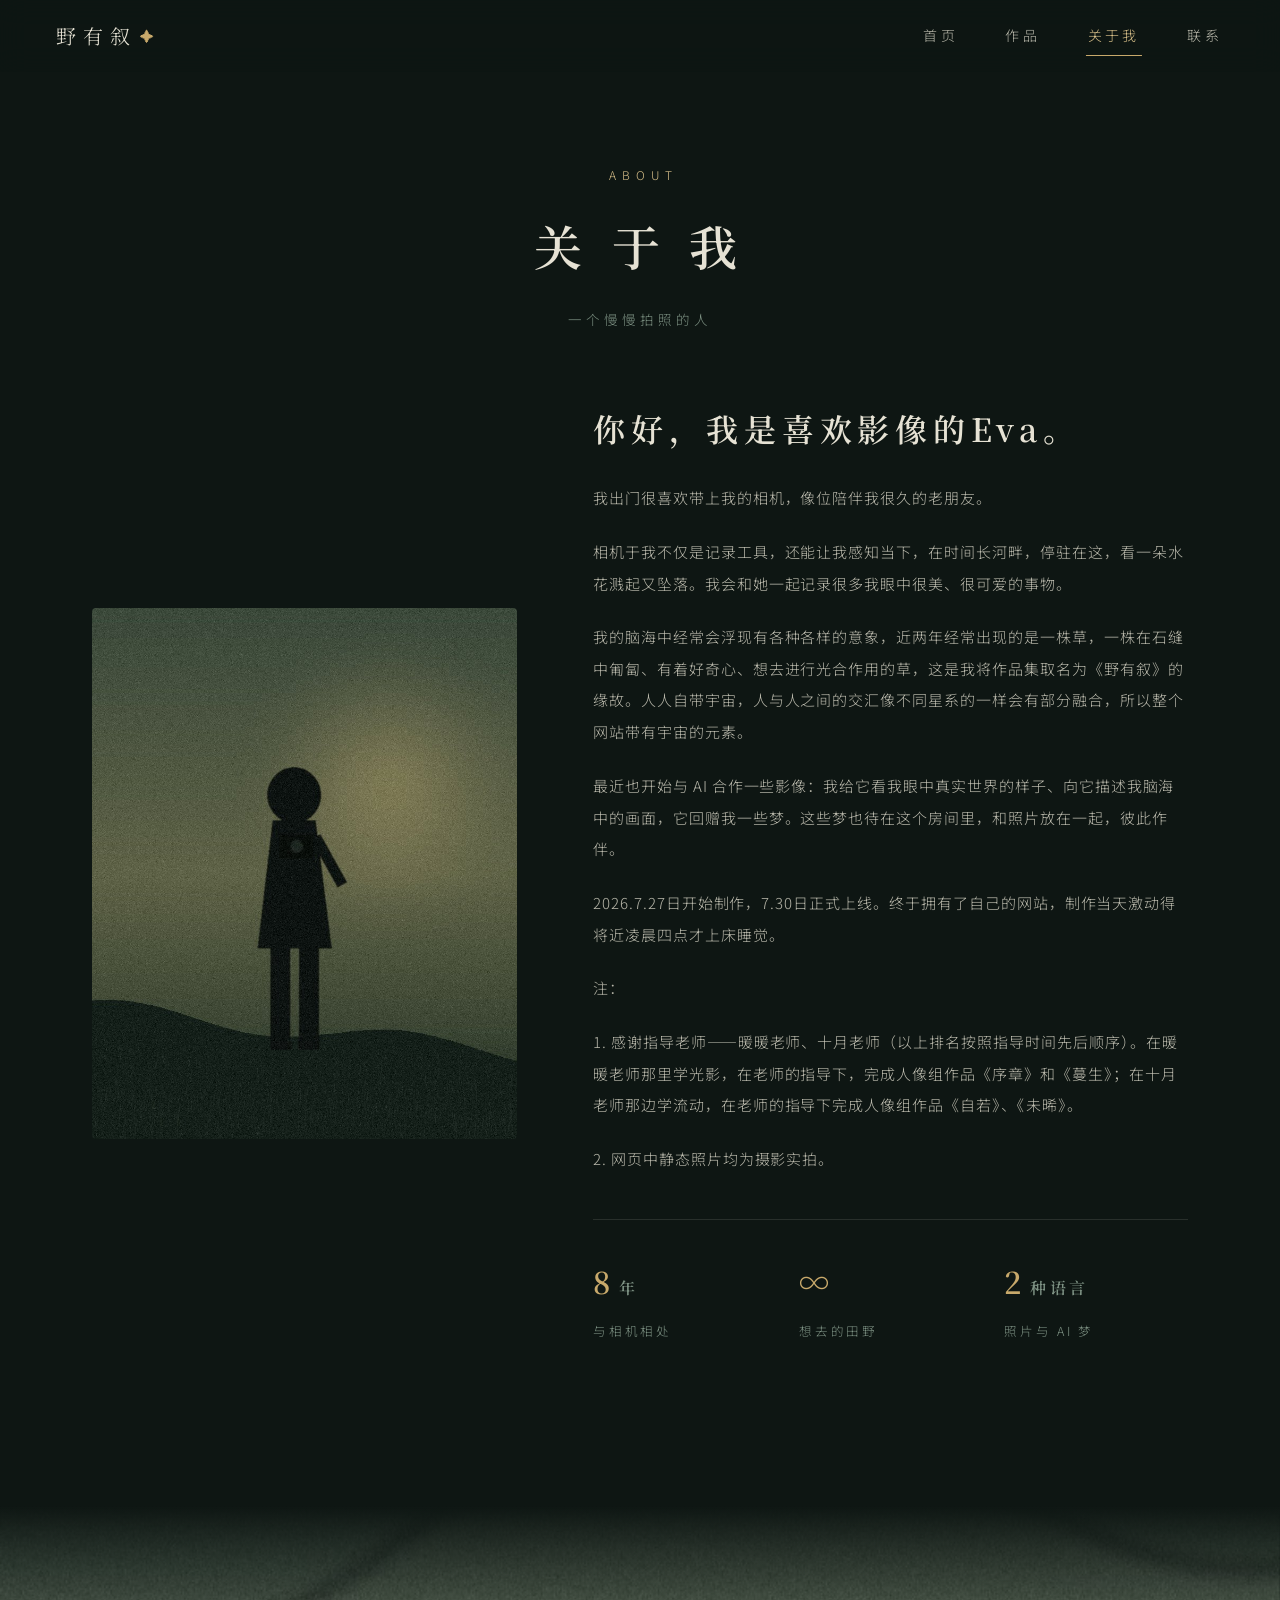
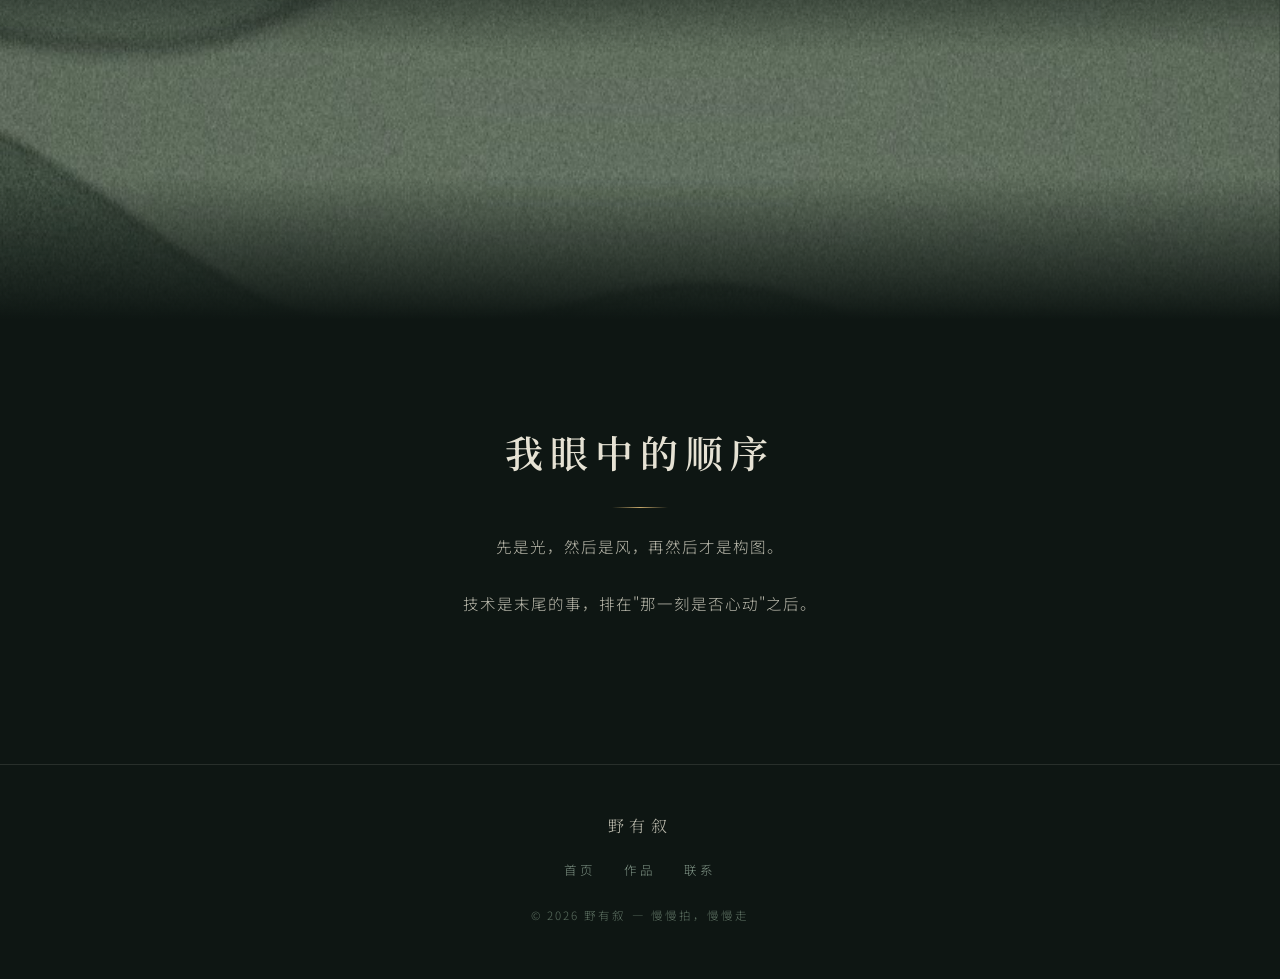
<file: about.html>
<!DOCTYPE html>
<html lang="zh-CN">
<head>
  <meta charset="UTF-8">
  <meta name="viewport" content="width=device-width, initial-scale=1.0">
  <title>关于我 — 野有叙</title>
  <meta name="description" content="关于这位慢慢拍照的人。">
  <link rel="icon" href="data:image/svg+xml,%3Csvg xmlns='http://www.w3.org/2000/svg' viewBox='0 0 32 32'%3E%3Ccircle cx='16' cy='16' r='14' fill='%23121d17'/%3E%3Ccircle cx='16' cy='12' r='2.4' fill='%23c8a96b'/%3E%3Ccircle cx='10' cy='20' r='1.4' fill='%23e6e2d4'/%3E%3Ccircle cx='22' cy='19' r='1.7' fill='%23e6e2d4'/%3E%3C/svg%3E">
  <link rel="preconnect" href="https://fonts.googleapis.com">
  <link rel="preconnect" href="https://fonts.gstatic.com" crossorigin>
  <link href="https://fonts.googleapis.com/css2?family=Noto+Serif+SC:wght@400;600&family=Noto+Sans+SC:wght@300;400&display=swap" rel="stylesheet">
  <link rel="stylesheet" href="assets/css/style.css">
</head>
<body>

  <nav class="nav">
    <a class="nav-logo" href="index.html">野有叙<span class="gold-dot">✦</span></a>
    <button class="nav-toggle" aria-label="菜单"><span></span><span></span><span></span></button>
    <div class="nav-links">
      <a href="index.html">首页</a>
      <a href="works.html">作品</a>
      <a href="about.html" class="active">关于我</a>
      <a href="contact.html">联系</a>
    </div>
  </nav>

  <header class="page-head">
    <p class="ph-kicker reveal">ABOUT</p>
    <h1 class="reveal" data-delay="1">关&nbsp;于&nbsp;我</h1>
    <p class="ph-sub reveal" data-delay="2">一个慢慢拍照的人</p>
  </header>

  <section class="section" style="padding-top: 48px;">
    <div class="about-grid">
      <div class="about-photo reveal">
        <img src="assets/img/portrait.jpg" alt="摄影师剪影" loading="lazy" decoding="async">
      </div>
      <div class="about-text">
        <h2 class="reveal">你好，我是喜欢影像的Eva。</h2>
        <p class="reveal" data-delay="1">我出门很喜欢带上我的相机，像位陪伴我很久的老朋友。</p>
        <p class="reveal" data-delay="2">相机于我不仅是记录工具，还能让我感知当下，在时间长河畔，停驻在这，看一朵水花溅起又坠落。我会和她一起记录很多我眼中很美、很可爱的事物。</p>
        <p class="reveal" data-delay="3">我的脑海中经常会浮现有各种各样的意象，近两年经常出现的是一株草，一株在石缝中匍匐、有着好奇心、想去进行光合作用的草，这是我将作品集取名为《野有叙》的缘故。人人自带宇宙，人与人之间的交汇像不同星系的一样会有部分融合，所以整个网站带有宇宙的元素。</p>
        <p class="reveal" data-delay="3">最近也开始与 AI 合作一些影像：我给它看我眼中真实世界的样子、向它描述我脑海中的画面，它回赠我一些梦。这些梦也待在这个房间里，和照片放在一起，彼此作伴。</p>
        <p class="reveal" data-delay="3">2026.7.27日开始制作，7.30日正式上线。终于拥有了自己的网站，制作当天激动得将近凌晨四点才上床睡觉。</p>
        <div class="about-note reveal" data-delay="3">
          <p>注：</p>
          <p>1. 感谢指导老师——暖暖老师、十月老师（以上排名按照指导时间先后顺序）。在暖暖老师那里学光影，在老师的指导下，完成人像组作品《序章》和《蔓生》；在十月老师那边学流动，在老师的指导下完成人像组作品《自若》、《未晞》。</p>
          <p>2. 网页中静态照片均为摄影实拍。</p>
        </div>
        <div class="about-facts">
          <div class="fact reveal" data-delay="1"><b>8<span style="font-size:16px;"> 年</span></b><span>与相机相处</span></div>
          <div class="fact reveal" data-delay="2"><b>∞</b><span>想去的田野</span></div>
          <div class="fact reveal" data-delay="3"><b>2<span style="font-size:16px;"> 种语言</span></b><span>照片与 AI 梦</span></div>
        </div>
      </div>
    </div>
  </section>

  <!-- 视差装饰带 -->
  <div class="parallax-band">
    <div class="parallax-img" data-parallax="0.3" style="background-image:url('assets/img/gallery/mountain-fog.jpg')"></div>
    <div class="band-mask"></div>
  </div>

  <section class="section" style="padding-top: 60px;">
    <div class="intro">
      <h2 class="section-title reveal">我眼中的顺序</h2>
      <div class="divider reveal"></div>
      <p class="reveal" data-delay="1">先是光，然后是风，再然后才是构图。</p>
      <p class="reveal" data-delay="2">技术是末尾的事，排在"那一刻是否心动"之后。</p>
    </div>
  </section>

  <footer class="footer">
    <p class="f-logo">野有叙</p>
    <div class="f-links">
      <a href="index.html">首页</a>
      <a href="works.html">作品</a>
      <a href="contact.html">联系</a>
    </div>
    <p class="f-copy">© <span id="year">2026</span> 野有叙 — 慢慢拍，慢慢走</p>
  </footer>

  <script src="assets/js/main.js" defer></script>
</body>
</html>
</file>
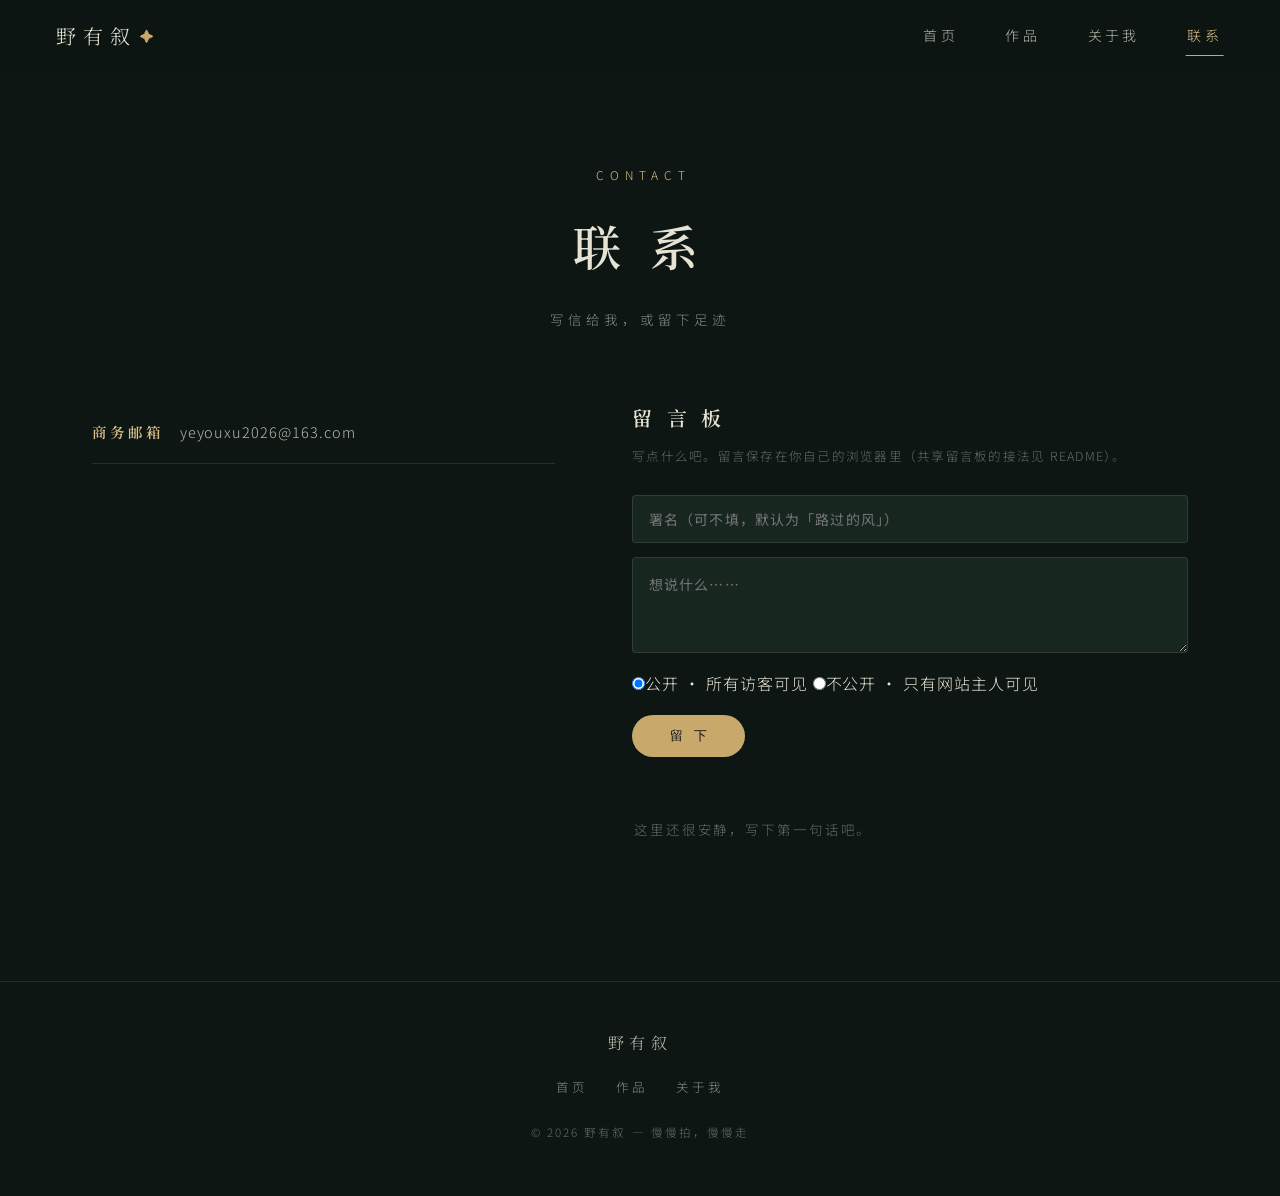
<file: contact.html>
<!DOCTYPE html>
<html lang="zh-CN">
<head>
  <meta charset="UTF-8">
  <meta name="viewport" content="width=device-width, initial-scale=1.0">
  <title>联系 — 野有叙</title>
  <meta name="description" content="写信给我，或在留言板留下足迹。">
  <link rel="icon" href="data:image/svg+xml,%3Csvg xmlns='http://www.w3.org/2000/svg' viewBox='0 0 32 32'%3E%3Ccircle cx='16' cy='16' r='14' fill='%23121d17'/%3E%3Ccircle cx='16' cy='12' r='2.4' fill='%23c8a96b'/%3E%3Ccircle cx='10' cy='20' r='1.4' fill='%23e6e2d4'/%3E%3Ccircle cx='22' cy='19' r='1.7' fill='%23e6e2d4'/%3E%3C/svg%3E">
  <link rel="preconnect" href="https://fonts.googleapis.com">
  <link rel="preconnect" href="https://fonts.gstatic.com" crossorigin>
  <link href="https://fonts.googleapis.com/css2?family=Noto+Serif+SC:wght@400;600&family=Noto+Sans+SC:wght@300;400&display=swap" rel="stylesheet">
  <link rel="stylesheet" href="assets/css/style.css">
</head>
<body>

  <nav class="nav">
    <a class="nav-logo" href="index.html">野有叙<span class="gold-dot">✦</span></a>
    <button class="nav-toggle" aria-label="菜单"><span></span><span></span><span></span></button>
    <div class="nav-links">
      <a href="index.html">首页</a>
      <a href="works.html">作品</a>
      <a href="about.html">关于我</a>
      <a href="contact.html" class="active">联系</a>
    </div>
  </nav>

  <header class="page-head">
    <p class="ph-kicker reveal">CONTACT</p>
    <h1 class="reveal" data-delay="1">联&nbsp;系</h1>
    <p class="ph-sub reveal" data-delay="2">写信给我，或留下足迹</p>
  </header>

  <section class="section" style="padding-top: 48px;">
    <div class="contact-grid">

      <!-- 联系方式 -->
      <div class="contact-info">
        <div class="reveal">
          <div class="contact-line"><b>商务邮箱</b><a href="mailto:yeyouxu2026@163.com">yeyouxu2026@163.com</a></div>
        </div>
      </div>

      <!-- 留言板 -->
      <div class="guestbook reveal" data-delay="1">
        <h3>留 言 板</h3>
        <p class="gb-tip">写点什么吧。留言保存在你自己的浏览器里（共享留言板的接法见 README）。</p>
        <form class="gb-form" id="gbForm">
          <input type="text" name="name" placeholder="署名（可不填，默认为「路过的风」）" maxlength="20">
          <textarea name="msg" placeholder="想说什么……" maxlength="300" required></textarea>
          <div class="gb-visibility">
            <label><input type="radio" name="vis" value="public" checked><span>公开 · 所有访客可见</span></label>
            <label><input type="radio" name="vis" value="private"><span>不公开 · 只有网站主人可见</span></label>
          </div>
          <button type="submit" class="gb-submit">留 下</button>
        </form>
        <div class="gb-list" id="gbList"></div>
      </div>

    </div>
  </section>

  <footer class="footer">
    <p class="f-logo">野有叙</p>
    <div class="f-links">
      <a href="index.html">首页</a>
      <a href="works.html">作品</a>
      <a href="about.html">关于我</a>
    </div>
    <p class="f-copy">© <span id="year">2026</span> 野有叙 — 慢慢拍，慢慢走</p>
  </footer>

  <script src="assets/js/main.js" defer></script>
  <script src="assets/js/guestbook.js" defer></script>
</body>
</html>
</file>
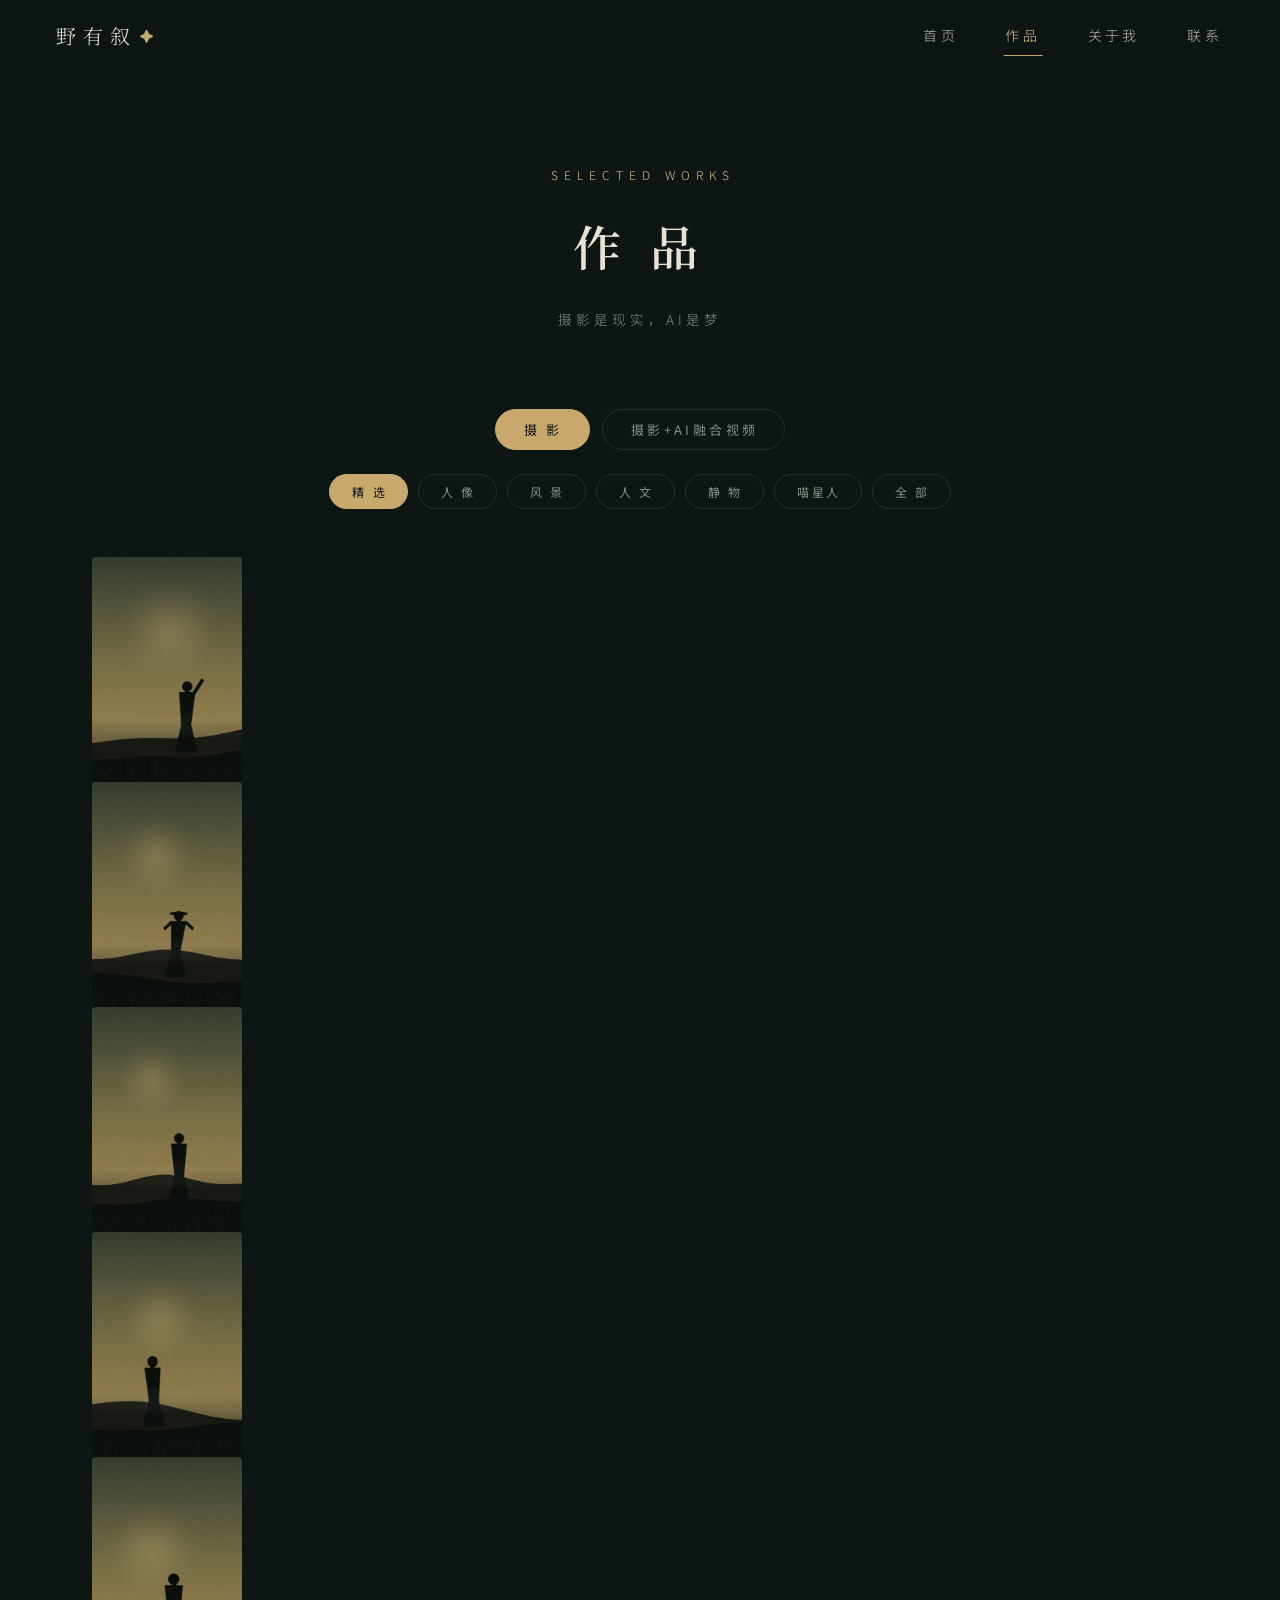
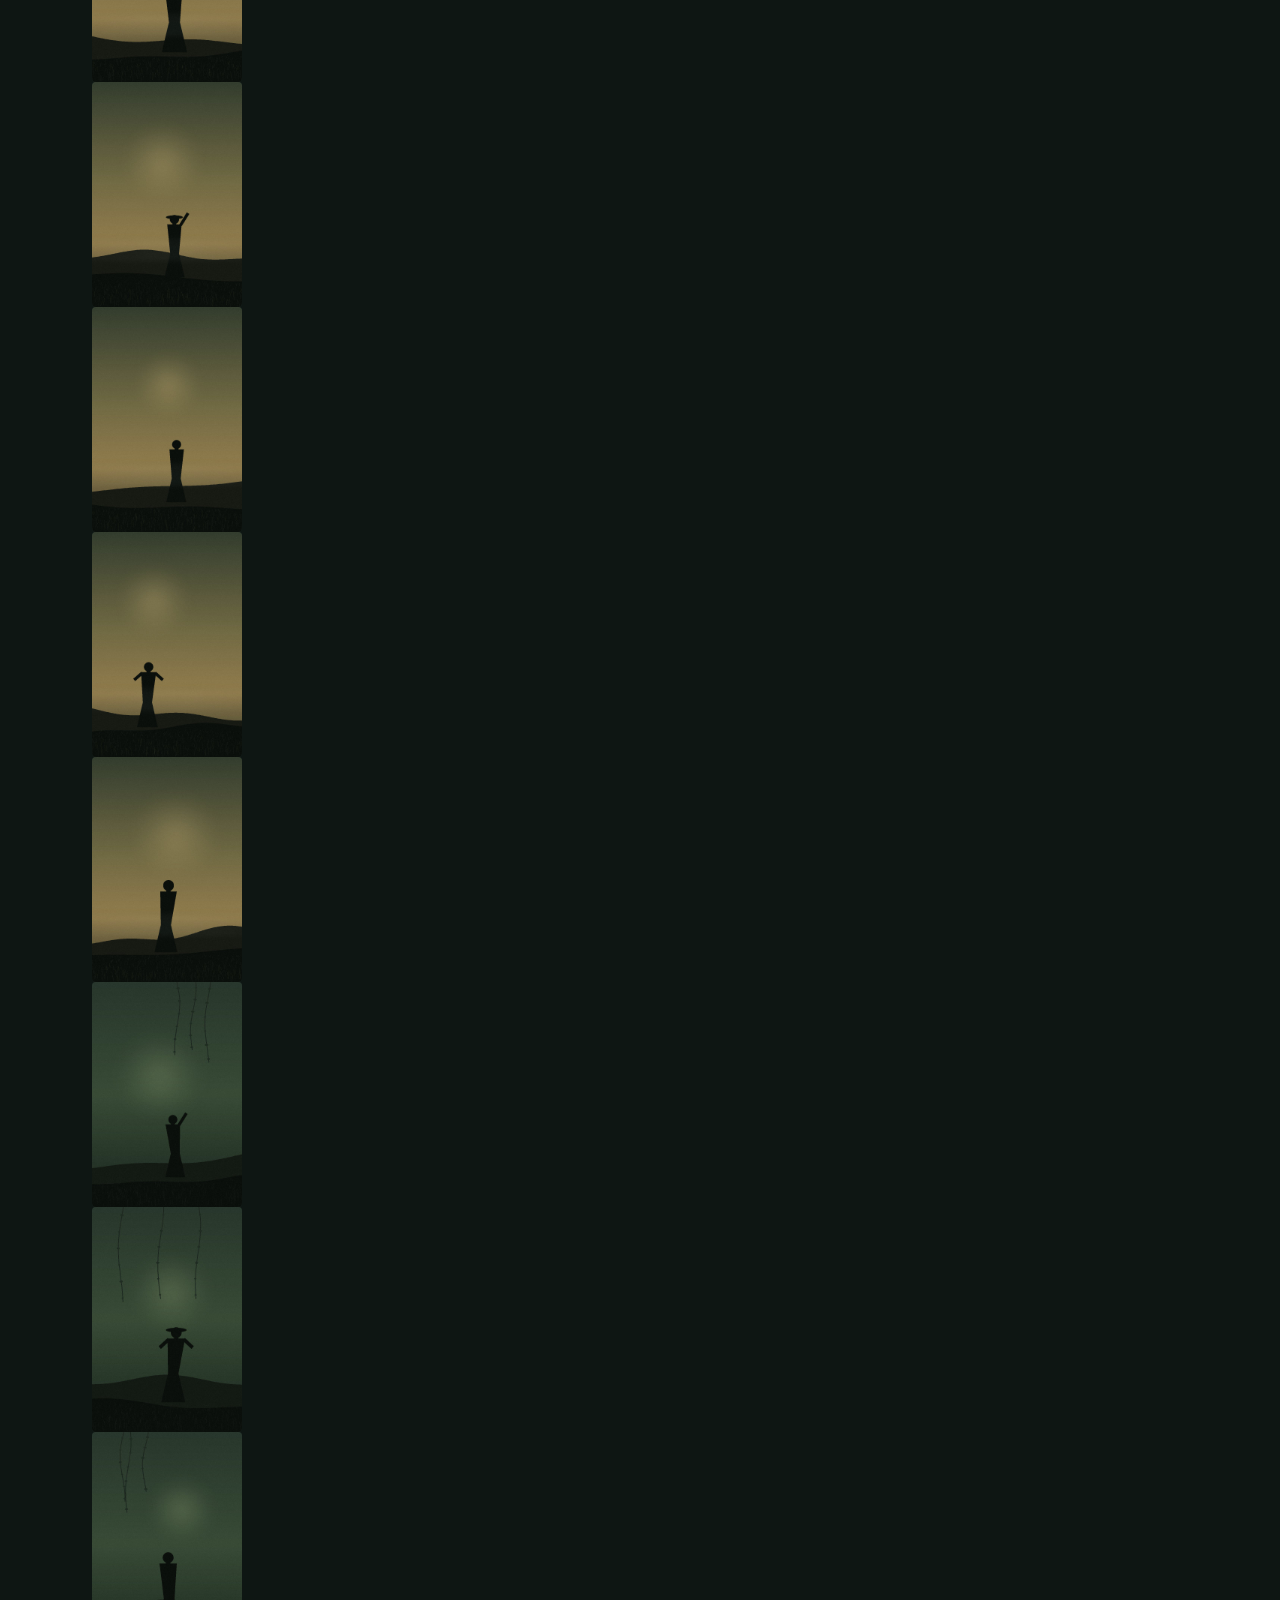
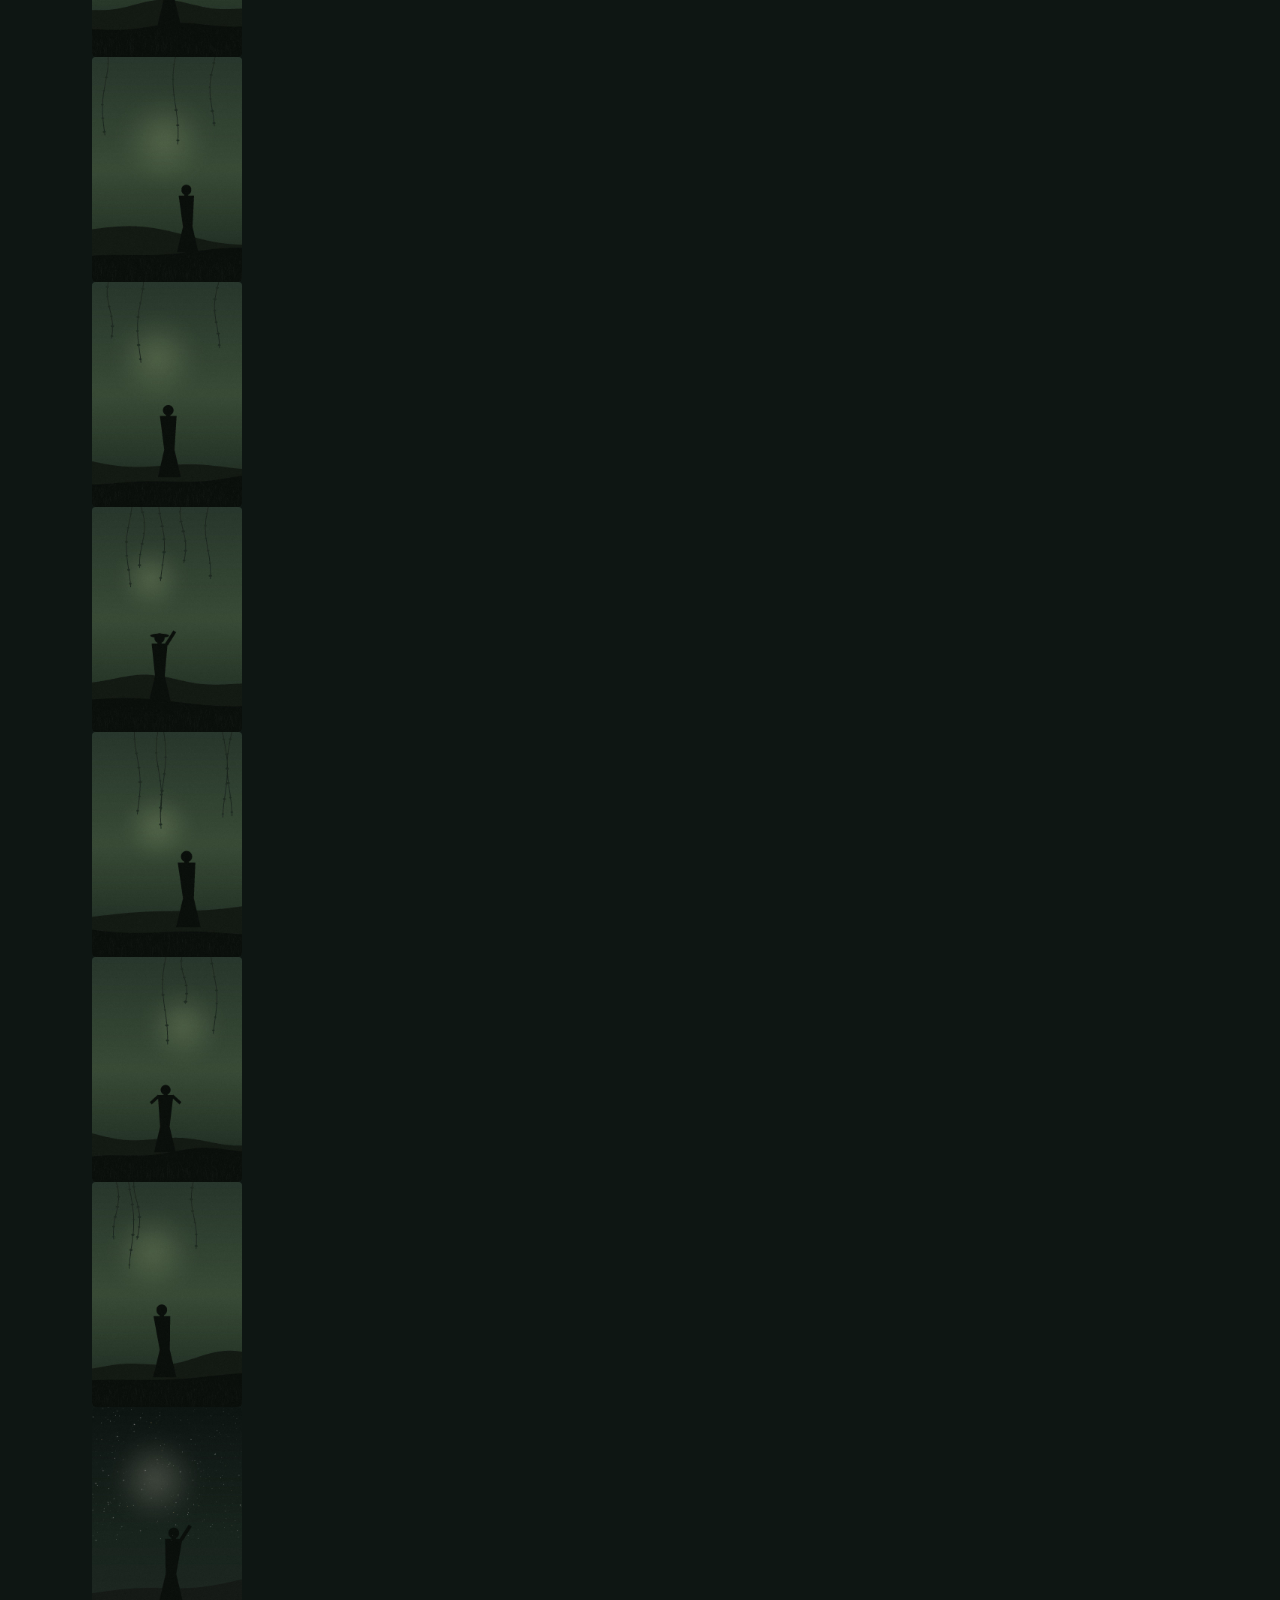
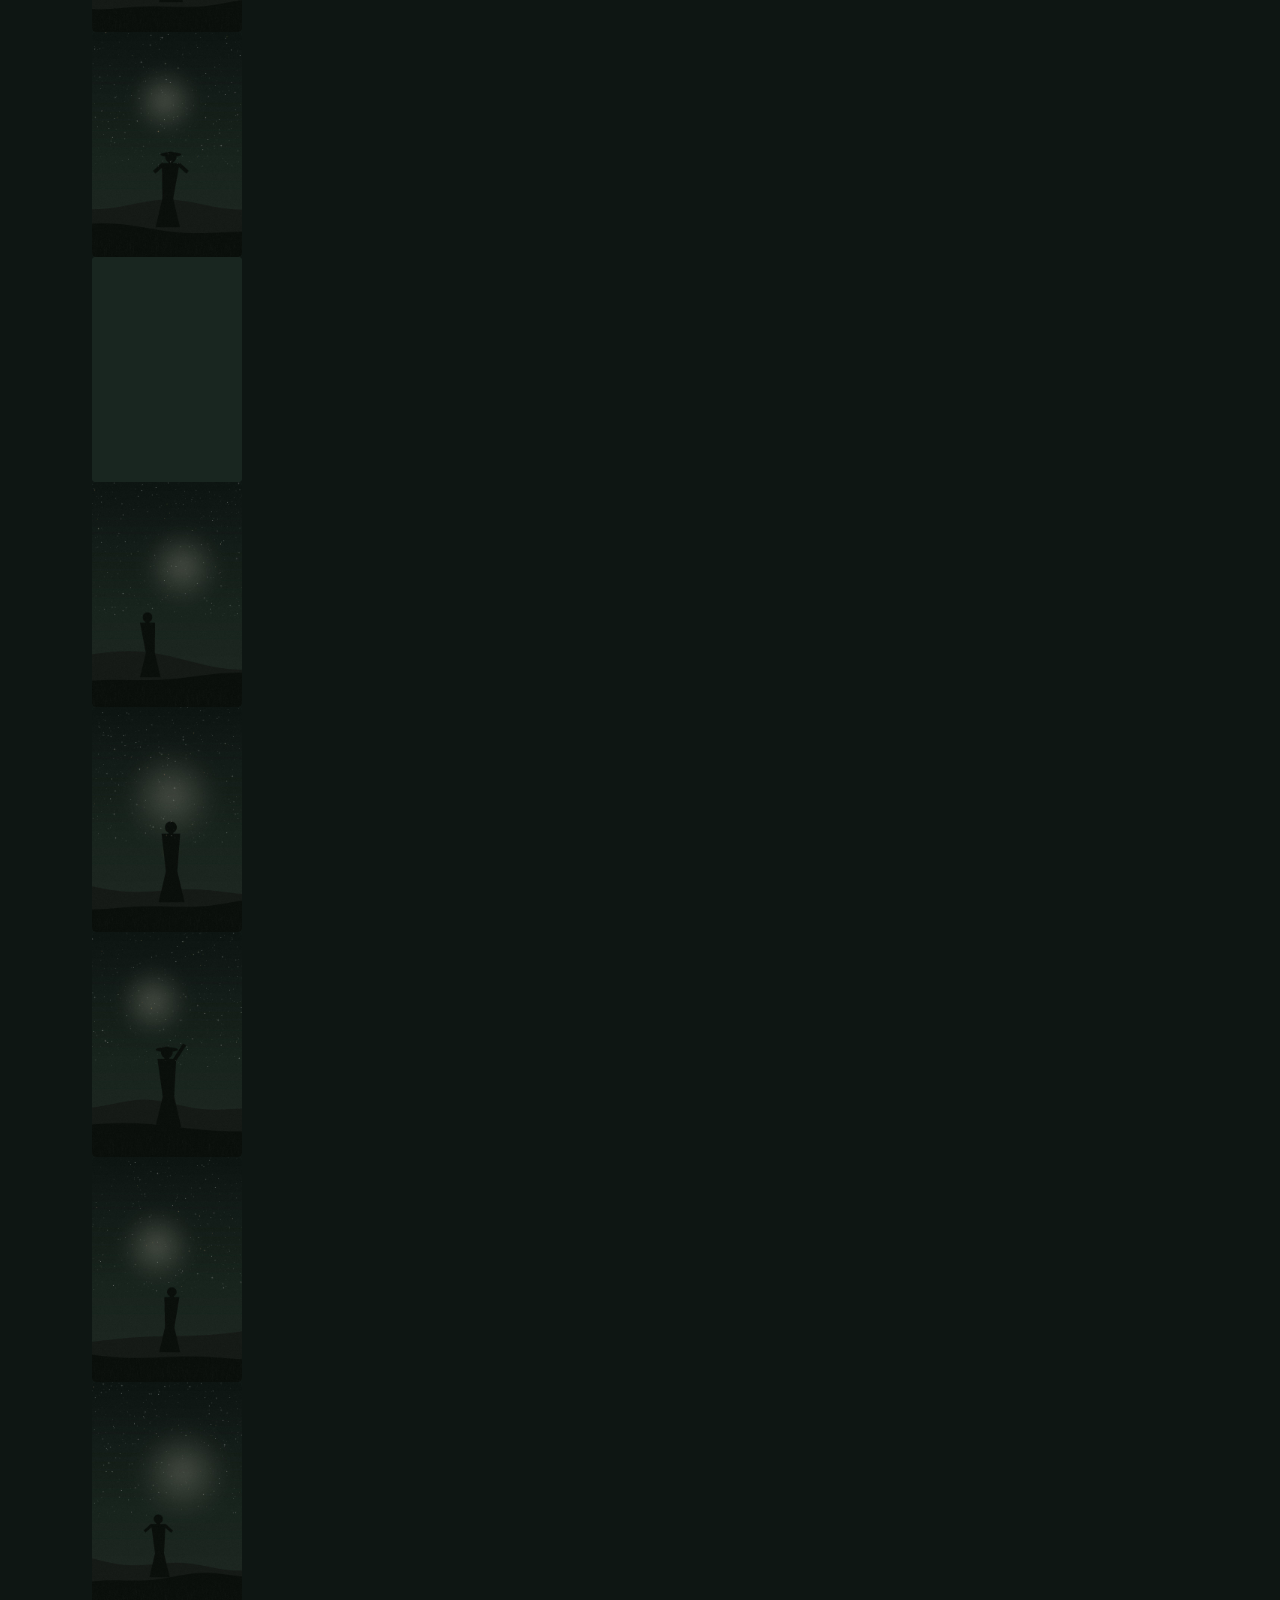
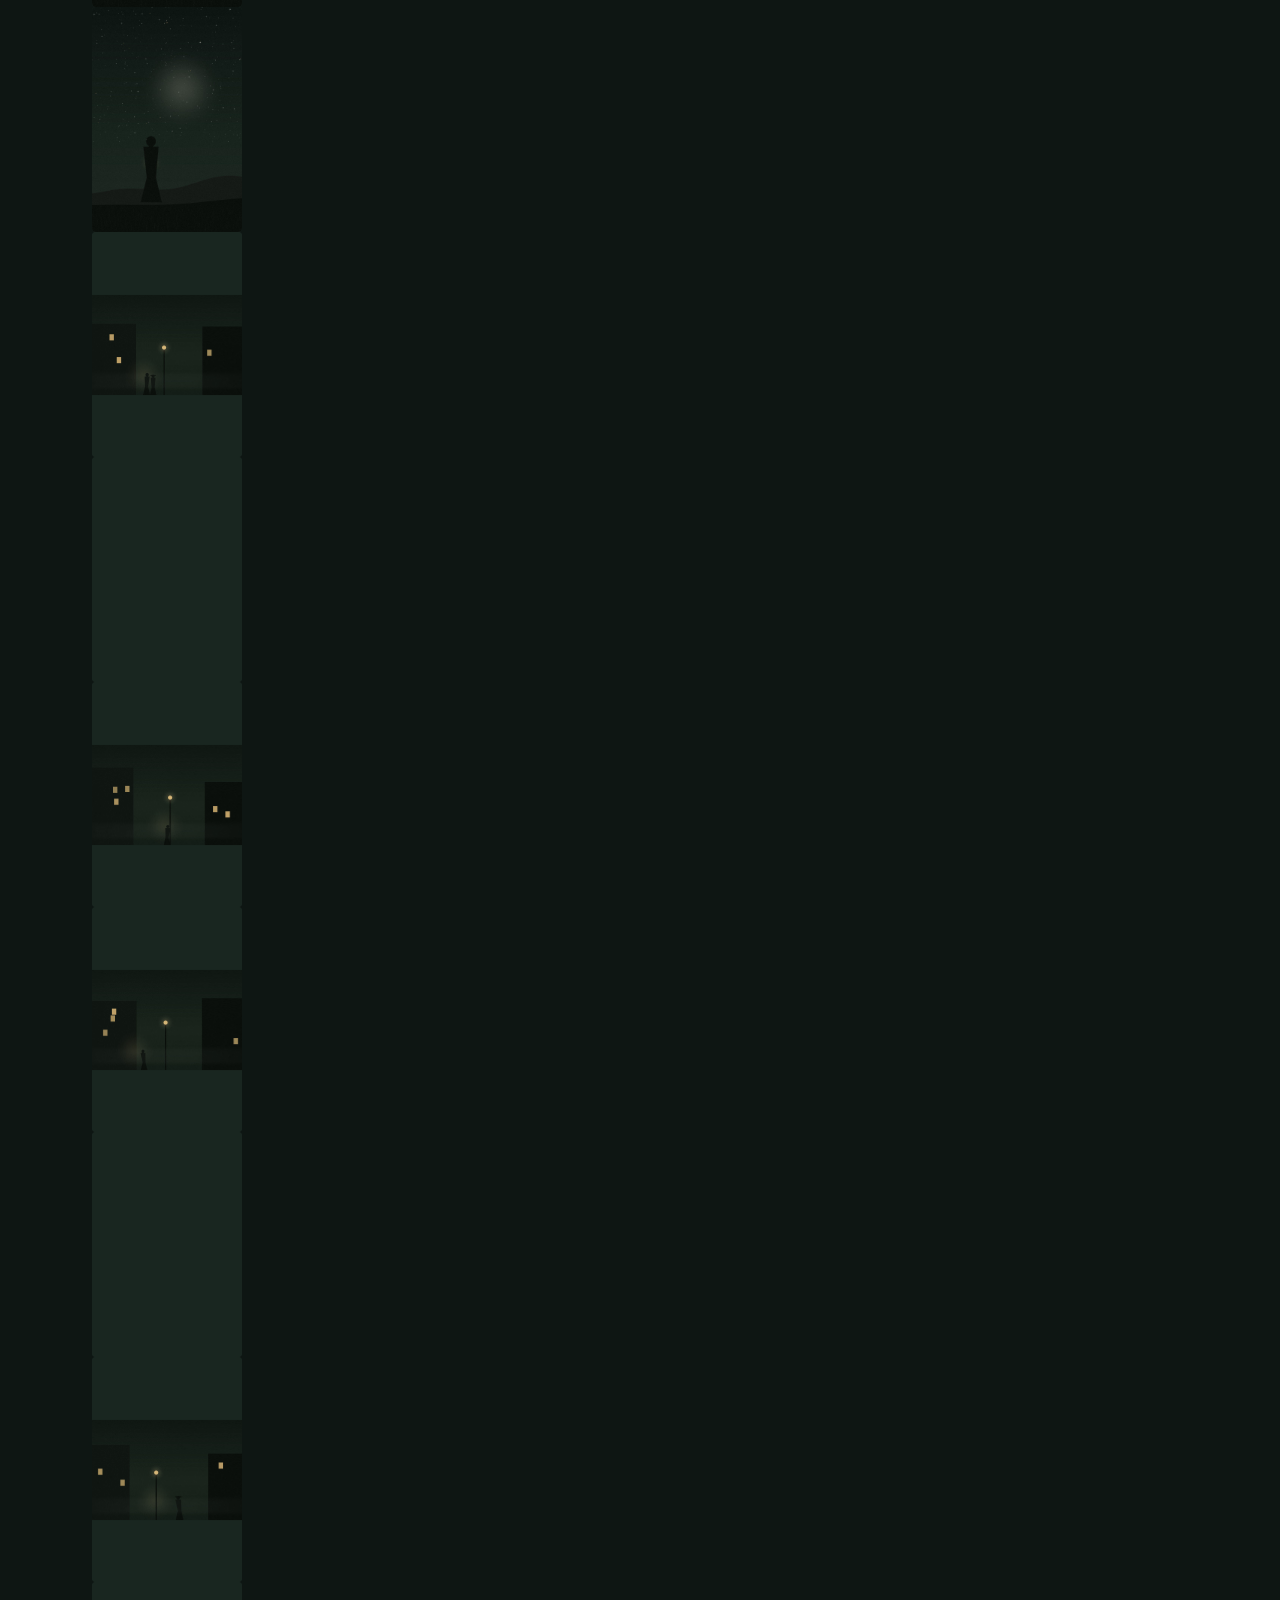
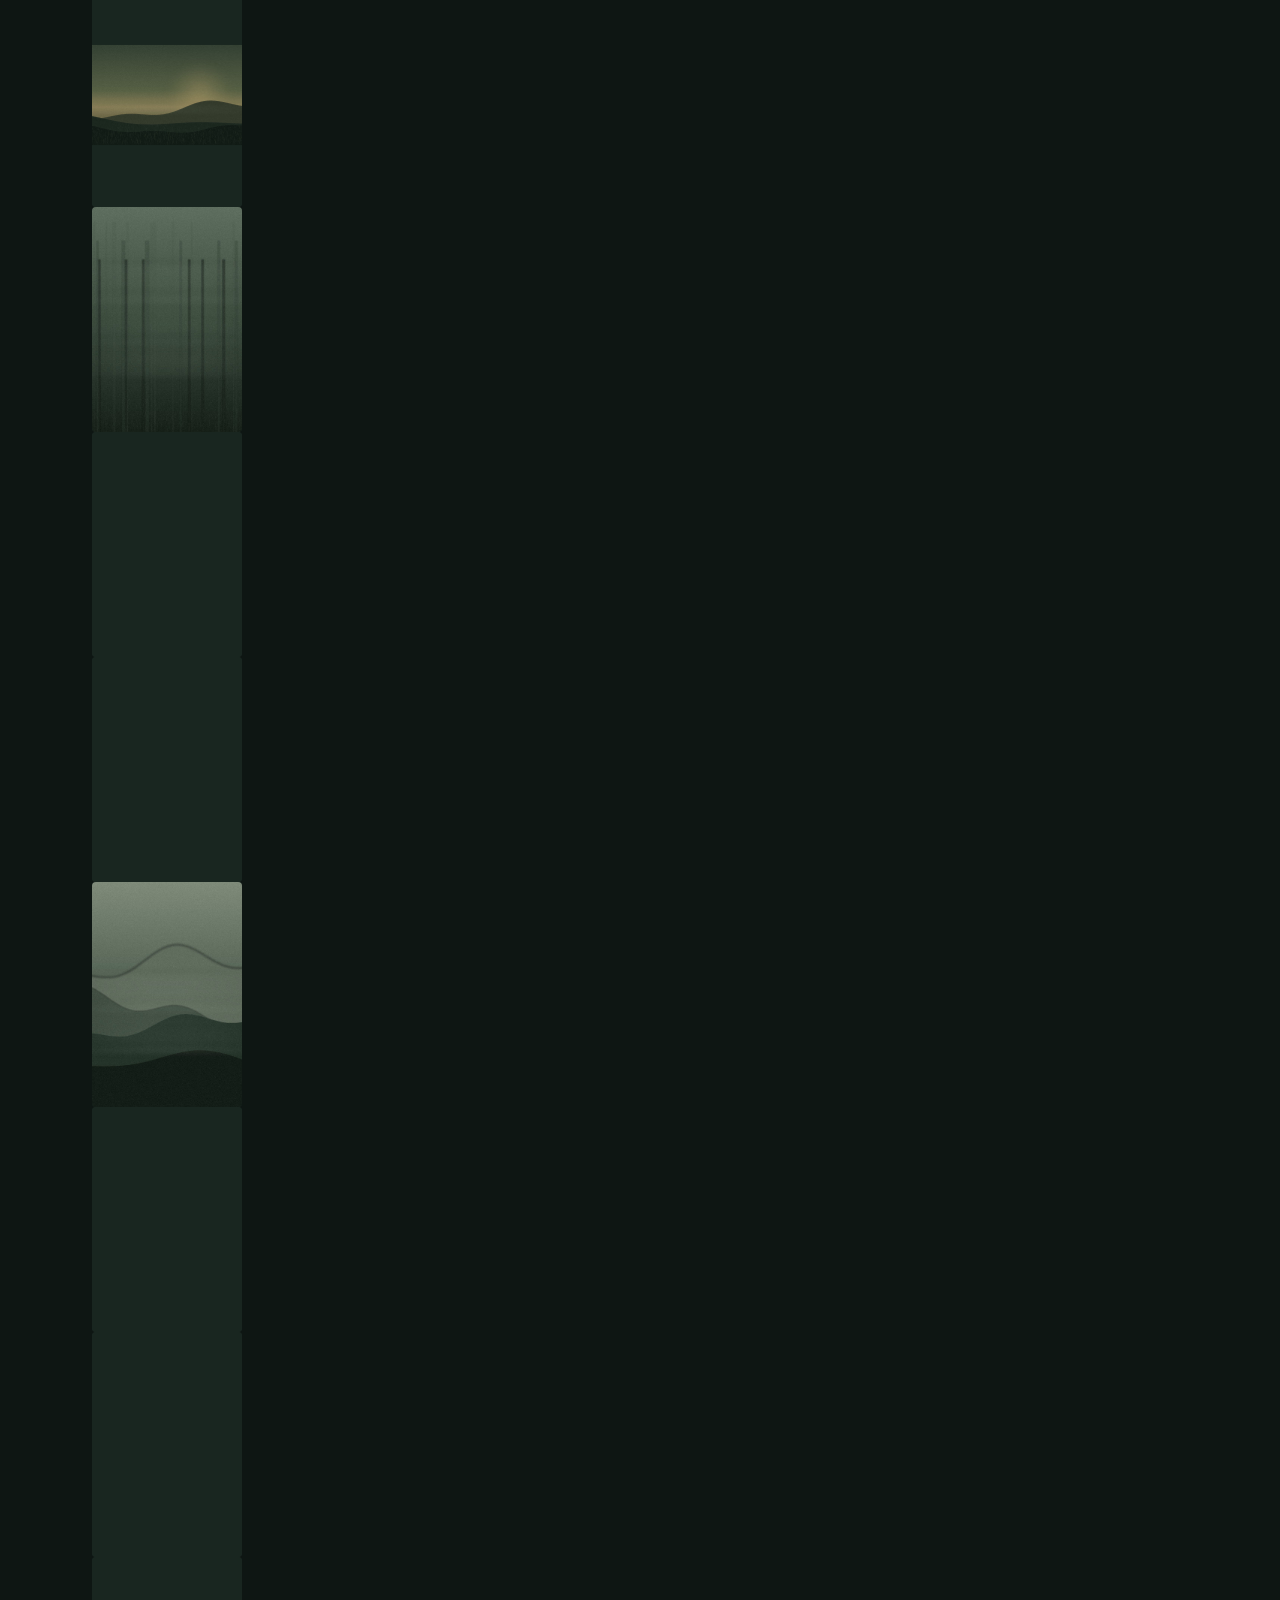
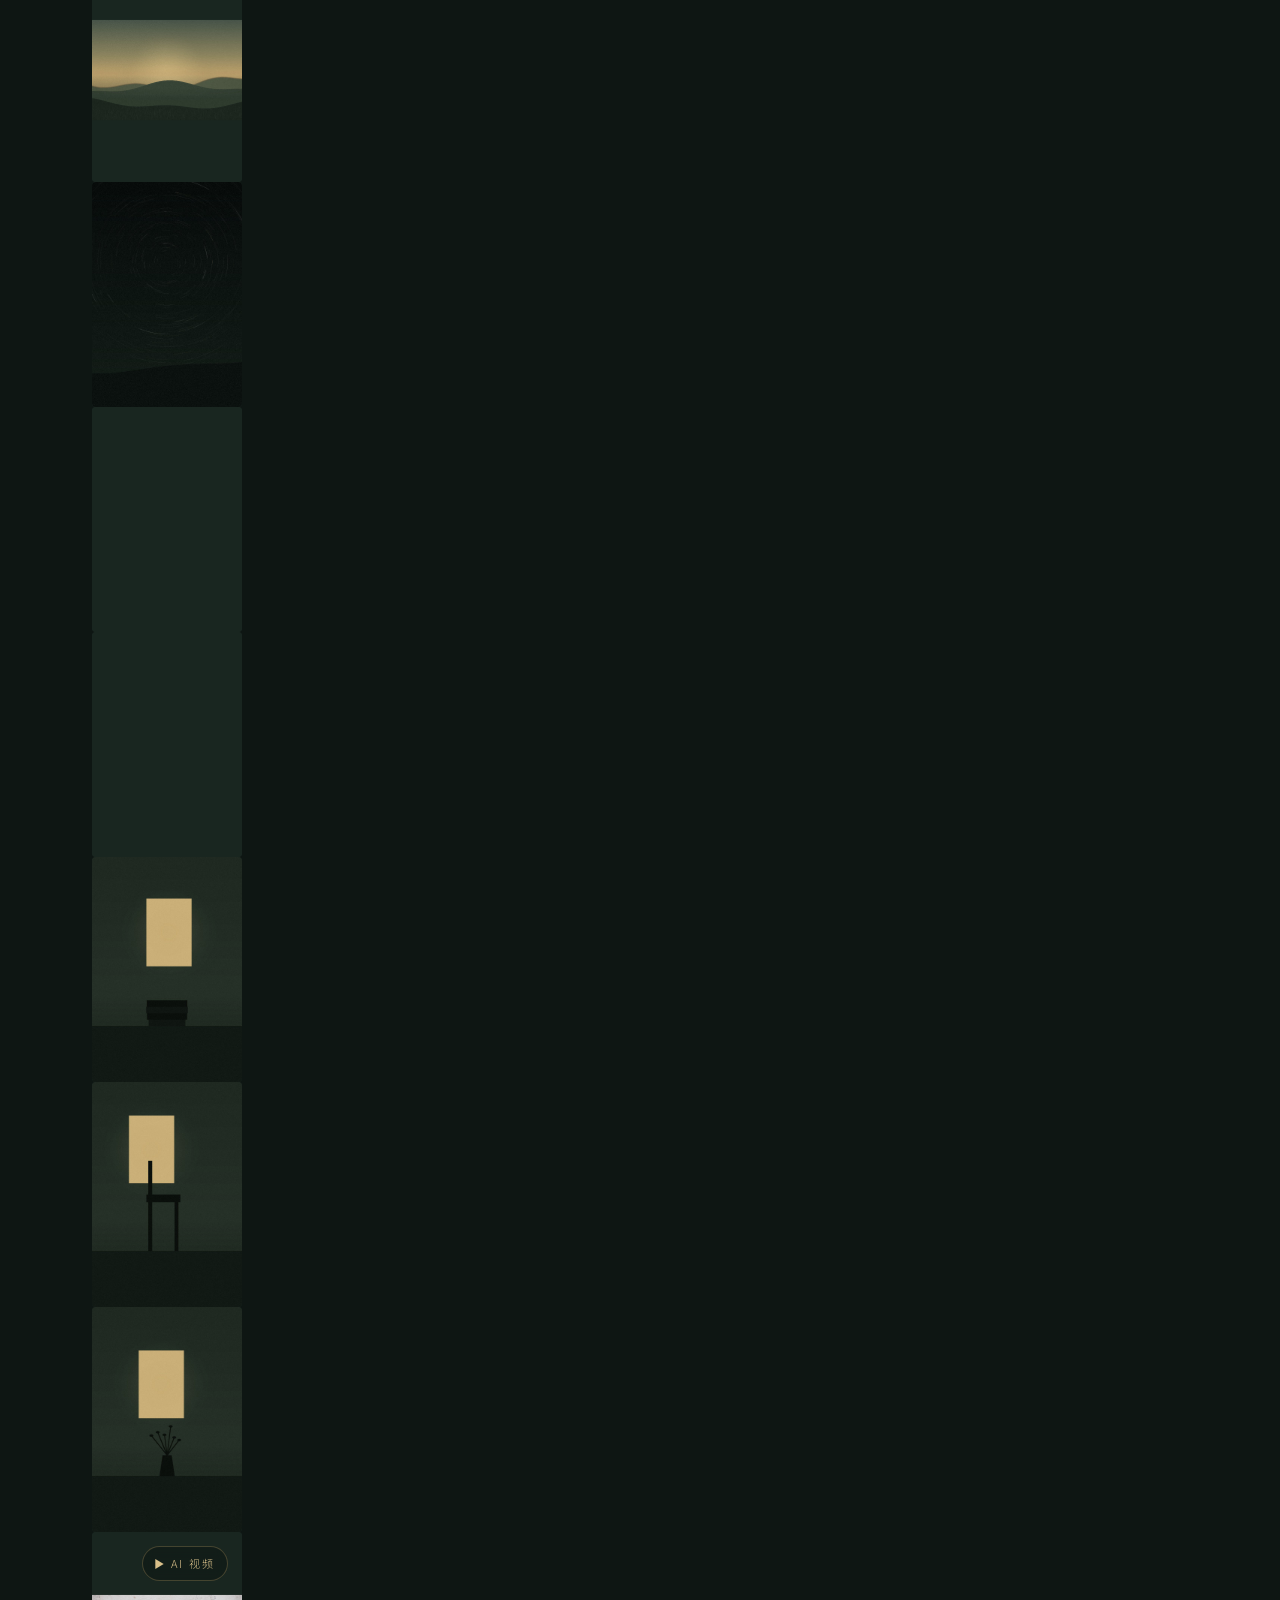
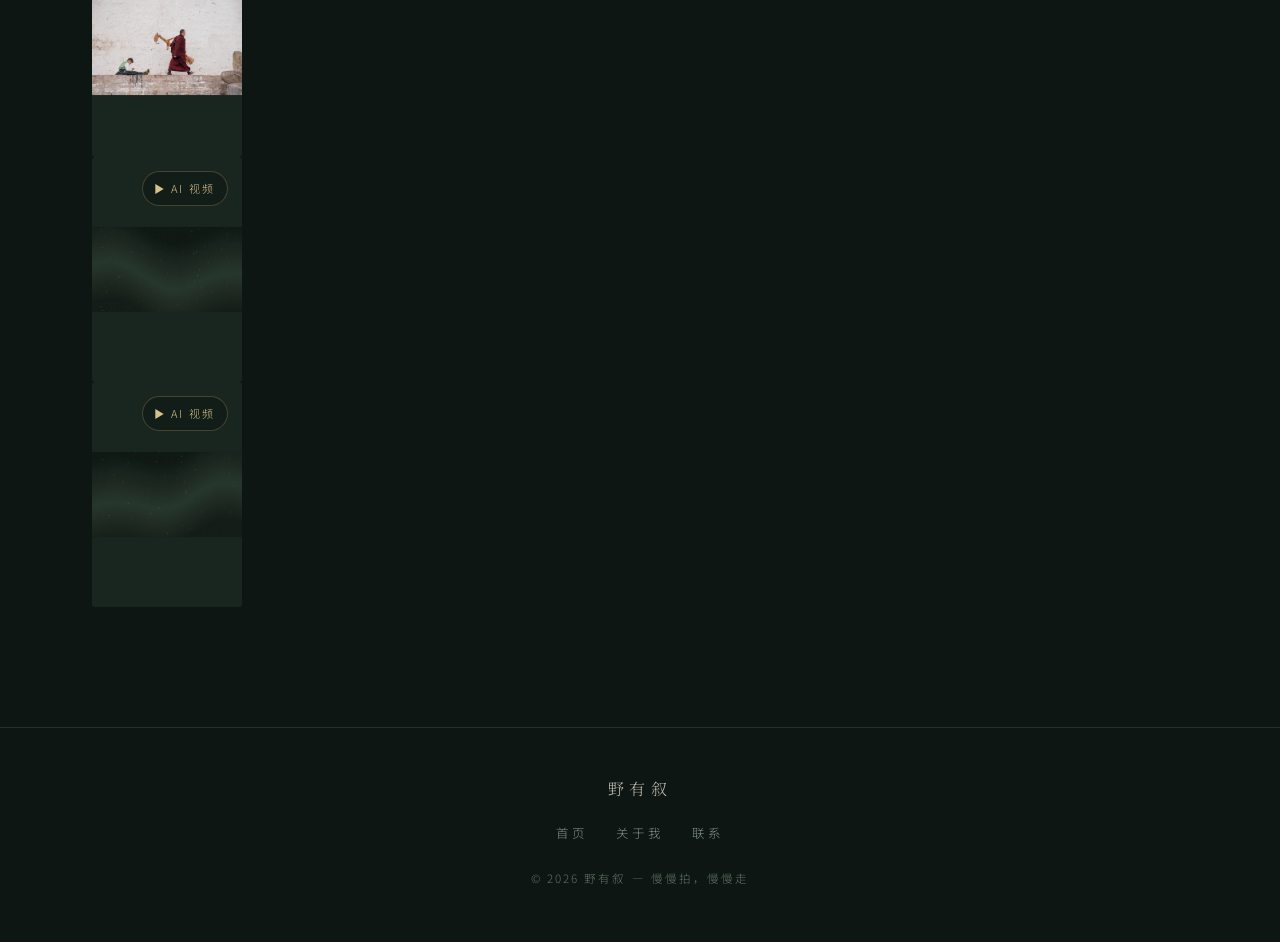
<file: works.html>
<!DOCTYPE html>
<html lang="zh-CN">
<head>
  <meta charset="UTF-8">
  <meta name="viewport" content="width=device-width, initial-scale=1.0">
  <title>作品 — 野有叙</title>
  <meta name="description" content="摄影与 AI 影像作品：田野、雾气、星光，以及一些 AI 做的梦。">
  <link rel="icon" href="data:image/svg+xml,%3Csvg xmlns='http://www.w3.org/2000/svg' viewBox='0 0 32 32'%3E%3Ccircle cx='16' cy='16' r='14' fill='%23121d17'/%3E%3Ccircle cx='16' cy='12' r='2.4' fill='%23c8a96b'/%3E%3Ccircle cx='10' cy='20' r='1.4' fill='%23e6e2d4'/%3E%3Ccircle cx='22' cy='19' r='1.7' fill='%23e6e2d4'/%3E%3C/svg%3E">
  <link rel="preconnect" href="https://fonts.googleapis.com">
  <link rel="preconnect" href="https://fonts.gstatic.com" crossorigin>
  <link href="https://fonts.googleapis.com/css2?family=Noto+Serif+SC:wght@400;600&family=Noto+Sans+SC:wght@300;400&display=swap" rel="stylesheet">
  <link rel="stylesheet" href="assets/css/style.css">
</head>
<body>

  <nav class="nav">
    <a class="nav-logo" href="index.html">野有叙<span class="gold-dot">✦</span></a>
    <button class="nav-toggle" aria-label="菜单"><span></span><span></span><span></span></button>
    <div class="nav-links">
      <a href="index.html">首页</a>
      <a href="works.html" class="active">作品</a>
      <a href="about.html">关于我</a>
      <a href="contact.html">联系</a>
    </div>
  </nav>

  <header class="page-head">
    <p class="ph-kicker reveal">SELECTED WORKS</p>
    <h1 class="reveal" data-delay="1">作&nbsp;品</h1>
    <p class="ph-sub reveal" data-delay="2">摄影是现实，AI是梦</p>
  </header>

  <section class="section works-section" style="padding-top: 56px;">
    <!-- 一级筛选：摄影 / 摄影+AI融合视频 -->
    <div class="filter-bar reveal" id="filterBar">
      <button class="filter-btn active" data-filter="photo">摄 影</button>
      <button class="filter-btn" data-filter="video">摄影+AI融合视频</button>
    </div>

    <!-- 二级筛选：摄影子栏目 -->
    <div class="sub-filter-bar show" id="subFilterBar">
      <button class="filter-btn active" data-filter="featured">精 选</button>
      <button class="filter-btn" data-filter="portrait">人 像</button>
      <button class="filter-btn" data-filter="landscape">风 景</button>
      <button class="filter-btn" data-filter="humanity">人 文</button>
      <button class="filter-btn" data-filter="stilllife">静 物</button>
      <button class="filter-btn" data-filter="meow">喵星人</button>
      <button class="filter-btn" data-filter="all">全 部</button>
    </div>

    <!-- 作品区：左侧目录 + 内容（JS 渲染，图片懒加载） -->
    <div class="works-layout">
      <aside class="toc" id="tocNav" aria-label="作品目录"></aside>
      <div class="works-main" id="galleryGrid"></div>
    </div>
  </section>

  <footer class="footer">
    <p class="f-logo">野有叙</p>
    <div class="f-links">
      <a href="index.html">首页</a>
      <a href="about.html">关于我</a>
      <a href="contact.html">联系</a>
    </div>
    <p class="f-copy">© <span id="year">2026</span> 野有叙 — 慢慢拍，慢慢走</p>
  </footer>

  <script src="assets/js/works-data.js" defer></script>
  <script src="assets/js/main.js" defer></script>
  <script src="assets/js/gallery.js" defer></script>
</body>
</html>
</file>
<file: assets/css/style.css>
/* ============================================================
   野 · 集 —— 摄影师个人网站
   氛围：温柔、安静，像走进田野
   色彩：深绿低饱和 + 暖金点缀，柔和低对比
   排版：衬线标题 + 黑体正文，诗集式宽行距
   ============================================================ */

:root {
  /* 色彩系统 */
  --green-950: #0e1613;
  --green-900: #121d17;
  --green-800: #182620;
  --green-700: #22332a;
  --green-600: #2f463a;
  --green-500: #48604f;
  --sage: #7d9183;
  --sage-dim: #5d7062;
  --gold: #c8a96b;
  --gold-soft: #d9c08a;
  --gold-faint: rgba(200, 169, 107, 0.35);
  --cream: #e6e2d4;
  --cream-dim: #b9b8ab;
  --line: rgba(230, 226, 212, 0.12);
  --line-gold: rgba(200, 169, 107, 0.28);

  /* 字体 */
  --serif: "Noto Serif SC", "Songti SC", "STSong", "SimSun", serif;
  --sans: "Noto Sans SC", "PingFang SC", "Microsoft YaHei", sans-serif;

  /* 节奏 */
  --ease-soft: cubic-bezier(0.33, 1, 0.68, 1);
  --dur: 0.5s;
  --nav-h: 72px;
}

* { margin: 0; padding: 0; box-sizing: border-box; }

html { scroll-behavior: smooth; }

body {
  background: var(--green-950);
  color: var(--cream);
  font-family: var(--sans);
  font-weight: 300;
  font-size: 16px;
  line-height: 2.1;               /* 诗集般的宽行距 */
  letter-spacing: 0.06em;         /* 微微拉开的字距 */
  -webkit-font-smoothing: antialiased;
  overflow-x: hidden;
}

::selection { background: rgba(200, 169, 107, 0.28); color: var(--cream); }

img { display: block; max-width: 100%; }
a { color: inherit; text-decoration: none; }
ul { list-style: none; }

/* 细滚动条 */
::-webkit-scrollbar { width: 10px; }
::-webkit-scrollbar-track { background: var(--green-950); }
::-webkit-scrollbar-thumb { background: var(--green-600); border-radius: 5px; }
::-webkit-scrollbar-thumb:hover { background: var(--green-500); }

/* ============ 通用排版 ============ */
h1, h2, h3, h4 {
  font-family: var(--serif);
  font-weight: 600;
  letter-spacing: 0.18em;
  color: var(--cream);
  line-height: 1.7;
}

.section {
  max-width: 1160px;
  margin: 0 auto;
  padding: 120px 32px;
}

.section-title {
  font-size: clamp(26px, 3.4vw, 38px);
  text-align: center;
  margin-bottom: 14px;
}

.section-sub {
  text-align: center;
  color: var(--sage);
  font-size: 14px;
  letter-spacing: 0.3em;
  margin-bottom: 64px;
}

.gold-dot { color: var(--gold); }

/* 金色分隔线（细、克制） */
.divider {
  width: 56px;
  height: 1px;
  background: linear-gradient(90deg, transparent, var(--gold), transparent);
  margin: 22px auto;
}

/* ============ 顶部固定导航 ============ */
.nav {
  position: fixed;
  inset: 0 0 auto 0;
  height: var(--nav-h);
  z-index: 100;
  display: flex;
  align-items: center;
  justify-content: space-between;
  padding: 0 clamp(20px, 5vw, 56px);
  background: rgba(14, 22, 19, 0.55);
  backdrop-filter: blur(14px);
  -webkit-backdrop-filter: blur(14px);
  border-bottom: 1px solid transparent;
  transition: background var(--dur) var(--ease-soft), border-color var(--dur) var(--ease-soft);
}
.nav.scrolled {
  background: rgba(14, 22, 19, 0.86);
  border-bottom-color: var(--line);
}

.nav-logo {
  font-family: var(--serif);
  font-size: 20px;
  letter-spacing: 0.34em;
  color: var(--cream);
}
.nav-logo .gold-dot { font-size: 14px; vertical-align: 2px; margin-left: 4px; }

.nav-links {
  display: flex;
  gap: clamp(18px, 3.4vw, 44px);
}
.nav-links a {
  position: relative;
  font-size: 14px;
  letter-spacing: 0.24em;
  color: var(--cream-dim);
  padding: 6px 2px;
  transition: color var(--dur) var(--ease-soft);
}
.nav-links a::after {
  content: "";
  position: absolute;
  left: 50%;
  bottom: 0;
  width: 0;
  height: 1px;
  background: var(--gold);
  transform: translateX(-50%);
  transition: width var(--dur) var(--ease-soft);
}
.nav-links a:hover,
.nav-links a.active { color: var(--gold-soft); }
.nav-links a:hover::after,
.nav-links a.active::after { width: 100%; }

/* 移动端汉堡 */
.nav-toggle {
  display: none;
  background: none;
  border: none;
  cursor: pointer;
  width: 36px; height: 36px;
  position: relative;
}
.nav-toggle span {
  display: block;
  width: 22px; height: 1.5px;
  background: var(--cream);
  margin: 5px auto;
  transition: transform var(--dur) var(--ease-soft), opacity var(--dur) var(--ease-soft);
}
.nav-toggle.open span:nth-child(1) { transform: translateY(6.5px) rotate(45deg); }
.nav-toggle.open span:nth-child(2) { opacity: 0; }
.nav-toggle.open span:nth-child(3) { transform: translateY(-6.5px) rotate(-45deg); }

/* ============ 首屏：星空 ============ */
.hero {
  position: relative;
  height: 100vh;
  min-height: 560px;
  overflow: hidden;
  background: var(--green-950) url("../img/hero-nebula.jpg") center / cover no-repeat;
}

.hero::after {
  /* 底部渐隐到页面底色，衔接下一段 */
  content: "";
  position: absolute;
  inset: auto 0 0 0;
  height: 30vh;
  background: linear-gradient(180deg, transparent, var(--green-950));
  pointer-events: none;
}

#starCanvas {
  position: absolute;
  inset: 0;
  width: 100%;
  height: 100%;
}

.hero-inner {
  position: relative;
  z-index: 2;
  height: 100%;
  display: flex;
  flex-direction: column;
  align-items: center;
  justify-content: center;
  text-align: center;
  padding: 0 24px;
  pointer-events: none;  /* 让鼠标事件穿透到星空画布 */
}
.hero-inner > * { pointer-events: auto; }

.hero-kicker {
  font-size: 13px;
  letter-spacing: 0.55em;
  color: var(--gold-soft);
  margin-bottom: 26px;
  text-indent: 0.55em;
}

.hero-title {
  font-size: clamp(40px, 7.5vw, 84px);
  letter-spacing: 0.32em;
  text-indent: 0.32em;
  font-weight: 600;
  text-shadow: 0 0 60px rgba(200, 169, 107, 0.25);
}

.hero-poem {
  margin-top: 30px;
  color: var(--cream-dim);
  font-size: 15px;
  letter-spacing: 0.32em;
  line-height: 2.6;
}

.hero-scroll {
  position: absolute;
  bottom: 42px;
  left: 50%;
  transform: translateX(-50%);
  z-index: 2;
  color: var(--sage);
  font-size: 12px;
  letter-spacing: 0.4em;
  writing-mode: vertical-rl;
  display: flex;
  align-items: center;
  gap: 14px;
}
.hero-scroll::after {
  content: "";
  width: 1px;
  height: 56px;
  background: linear-gradient(180deg, var(--gold), transparent);
  animation: drip 2.4s var(--ease-soft) infinite;
}
@keyframes drip {
  0%   { transform: scaleY(0); transform-origin: top; opacity: 0; }
  35%  { transform: scaleY(1); opacity: 1; }
  100% { transform: scaleY(1); transform-origin: bottom; opacity: 0; }
}

/* ============ 入场淡入（从下往上） ============ */
.reveal {
  opacity: 0;
  transform: translateY(30px);
  transition: opacity var(--dur) var(--ease-soft), transform var(--dur) var(--ease-soft);
  will-change: opacity, transform;
}
.reveal.visible {
  opacity: 1;
  transform: translateY(0);
}
/* 轻微错落 */
.reveal[data-delay="1"] { transition-delay: 0.08s; }
.reveal[data-delay="2"] { transition-delay: 0.16s; }
.reveal[data-delay="3"] { transition-delay: 0.24s; }

/* ============ 首页：序 ============ */
.intro {
  max-width: 720px;
  margin: 0 auto;
  text-align: center;
}
.intro p {
  color: var(--cream-dim);
  margin-bottom: 1.6em;
  font-size: 15.5px;
}
.intro .drop {
  font-family: var(--serif);
  color: var(--cream);
  font-size: 17px;
}

/* ============ 首页：精选作品带（视差） ============ */
.feature-strip {
  position: relative;
  height: 64vh;
  min-height: 420px;
  overflow: hidden;
}
.feature-strip .parallax-img {
  position: absolute;
  inset: -18% 0;
  background-position: center;
  background-size: cover;
  will-change: transform;
}
.feature-strip .strip-mask {
  position: absolute;
  inset: 0;
  background: linear-gradient(180deg, var(--green-950) 0%, rgba(14, 22, 19, 0.25) 30%, rgba(14, 22, 19, 0.25) 70%, var(--green-950) 100%);
}
.feature-strip .strip-text {
  position: absolute;
  inset: 0;
  display: flex;
  flex-direction: column;
  align-items: center;
  justify-content: center;
  gap: 18px;
  z-index: 2;
}
.strip-text h2 { font-size: clamp(24px, 3.2vw, 36px); }
.strip-text a {
  font-size: 13px;
  letter-spacing: 0.32em;
  color: var(--gold-soft);
  border-bottom: 1px solid var(--line-gold);
  padding-bottom: 6px;
  transition: color var(--dur) var(--ease-soft), border-color var(--dur) var(--ease-soft);
}
.strip-text a:hover { color: var(--gold); border-color: var(--gold); }

/* ============ 作品区布局：左目录 + 网格 ============ */
.works-layout {
  display: grid;
  grid-template-columns: 150px 1fr;
  gap: clamp(24px, 4vw, 56px);
  align-items: start;
}

.toc {
  display: none;
  position: sticky;
  top: calc(var(--nav-h) + 40px);
  padding-top: 14px;
}
.toc.show { display: block; }
.toc-title {
  font-family: var(--serif);
  font-size: 13px;
  letter-spacing: 0.4em;
  color: var(--sage-dim);
  margin-bottom: 18px;
}
.toc-link {
  display: block;
  font-size: 13.5px;
  letter-spacing: 0.2em;
  color: var(--sage);
  padding: 7px 0 7px 14px;
  border-left: 1px solid var(--line);
  transition: color var(--dur) var(--ease-soft), border-color var(--dur) var(--ease-soft);
}
.toc-link.sub { padding-left: 30px; font-size: 12.5px; }
.toc-link:hover { color: var(--gold-soft); }
.toc-link.active {
  color: var(--gold);
  border-left-color: var(--gold);
}

@media (max-width: 960px) {
  .works-layout { grid-template-columns: 1fr; }
  .toc.show {
    display: flex;
    overflow-x: auto;
    gap: 18px;
    position: static;
    padding: 0 0 18px;
  }
  .toc-title { display: none; }
  .toc-link {
    white-space: nowrap;
    border-left: none;
    border-bottom: 1px solid var(--line);
    padding: 4px 2px;
  }
  .toc-link.sub { padding-left: 2px; }
  .toc-link.active { border-bottom-color: var(--gold); }
}

/* 分组标题锚点：为固定导航留出滚动空间 */
.series-header { scroll-margin-top: calc(var(--nav-h) + 24px); }

/* ============ 作品筛选 ============ */
.filter-bar {
  display: flex;
  justify-content: center;
  gap: 12px;
  flex-wrap: wrap;
  margin-bottom: 56px;
}
.filter-btn {
  font-family: var(--sans);
  font-size: 13px;
  letter-spacing: 0.26em;
  color: var(--sage);
  background: transparent;
  border: 1px solid var(--line);
  border-radius: 999px;
  padding: 10px 26px 10px 28px;
  cursor: pointer;
  transition: all var(--dur) var(--ease-soft);
}
.filter-btn:hover { color: var(--gold-soft); border-color: var(--line-gold); }
.filter-btn.active {
  color: var(--green-950);
  background: var(--gold);
  border-color: var(--gold);
}

/* ============ 作品网格 ============ */
.gallery {
  display: grid;
  grid-template-columns: repeat(2, 1fr);
  gap: 22px;
}
.work-card {
  position: relative;
  overflow: hidden;
  border-radius: 4px;
  background: var(--green-800);
  cursor: pointer;
  aspect-ratio: 2 / 3;   /* 全站封面统一竖版，与人像栏一致 */
}
.work-card.wide { aspect-ratio: 3 / 2; }   /* 横屏封面（首页 AI 影像入口） */

.work-card img,
.work-card video {
  width: 100%;
  height: 100%;
  object-fit: contain;   /* ✅ 完整显示，不裁剪，留白处显示背景色 */
  background: var(--green-800); /* 留白区域用深色填充，视觉上像裱框 */
  transform: scale(1.001);
  transition: transform var(--dur) var(--ease-soft), filter var(--dur) var(--ease-soft);
  filter: saturate(0.92);
}
.work-card:hover img,
.work-card:hover video {
  transform: scale(1.06);           /* 悬停放大 */
  filter: saturate(1.02);
}

.work-card .card-veil {
  position: absolute;
  inset: 0;
  background: linear-gradient(180deg, transparent 55%, rgba(14, 22, 19, 0.78));
  opacity: 0;
  transition: opacity var(--dur) var(--ease-soft);
}
.work-card:hover .card-veil { opacity: 1; }

.work-card .card-info {
  position: absolute;
  left: 22px;
  right: 22px;
  bottom: 18px;
  transform: translateY(10px);
  opacity: 0;
  transition: all var(--dur) var(--ease-soft);
}
.work-card:hover .card-info { transform: translateY(0); opacity: 1; }
.card-info h3 {
  font-size: 17px;
  letter-spacing: 0.2em;
  margin-bottom: 4px;
}
.card-info p {
  font-size: 12px;
  color: var(--cream-dim);
  letter-spacing: 0.18em;
}

/* 视频角标 */
.badge-video {
  position: absolute;
  top: 14px;
  right: 14px;
  z-index: 2;
  display: flex;
  align-items: center;
  gap: 7px;
  font-size: 11px;
  letter-spacing: 0.2em;
  color: var(--gold-soft);
  background: rgba(14, 22, 19, 0.55);
  border: 1px solid var(--line-gold);
  border-radius: 999px;
  padding: 5px 12px;
  backdrop-filter: blur(6px);
}
.badge-video svg { width: 9px; height: 10px; fill: var(--gold-soft); }

/* 筛选切换时的柔和过渡 */
.work-card.hide {
  opacity: 0;
  transform: scale(0.97);
  pointer-events: none;
  position: absolute;
  visibility: hidden;
}
.work-card {
  transition: opacity var(--dur) var(--ease-soft), transform var(--dur) var(--ease-soft);
}

/* ============ 系列分组标题 ============ */
.series-header {
  grid-column: 1 / -1;
  display: flex;
  align-items: center;
  gap: 22px;
  margin: 42px 0 6px;
}
.series-header:first-child { margin-top: 0; }
.series-header span {
  font-family: var(--serif);
  font-size: 22px;
  letter-spacing: 0.3em;
  color: var(--gold-soft);
  white-space: nowrap;
}
.series-header::after {
  content: "";
  flex: 1;
  height: 1px;
  background: linear-gradient(90deg, var(--line-gold), transparent);
}
.series-header.sub span {
  font-size: 16px;
  color: var(--sage);
  letter-spacing: 0.24em;
}
.series-header.sub { margin: 26px 0 2px; }

/* ============ 二级筛选（摄影子类） ============ */
.sub-filter-bar {
  display: none;
  justify-content: center;
  gap: 10px;
  flex-wrap: wrap;
  margin: -32px 0 48px;
}
.sub-filter-bar.show { display: flex; }
.sub-filter-bar .filter-btn {
  font-size: 12px;
  padding: 8px 20px 8px 22px;
  letter-spacing: 0.22em;
}

/* ============ 灯箱翻页 ============ */
.lightbox-nav {
  position: absolute;
  top: 50%;
  transform: translateY(-50%);
  z-index: 2;
  width: 52px; height: 52px;
  border-radius: 50%;
  border: 1px solid var(--line);
  background: rgba(14, 22, 19, 0.4);
  color: var(--cream);
  font-size: 30px;
  line-height: 1;
  cursor: pointer;
  transition: all var(--dur) var(--ease-soft);
}
.lightbox-nav:hover { border-color: var(--gold); color: var(--gold); }
.lightbox-nav.prev { left: clamp(10px, 3vw, 40px); }
.lightbox-nav.next { right: clamp(10px, 3vw, 40px); }
@media (max-width: 640px) {
  .lightbox-nav { width: 42px; height: 42px; font-size: 24px; }
}

/* ============ 灯箱 ============ */
.lightbox {
  position: fixed;
  inset: 0;
  z-index: 200;
  display: flex;
  align-items: center;
  justify-content: center;
  background: rgba(10, 15, 12, 0.9);
  backdrop-filter: blur(10px);
  opacity: 0;
  visibility: hidden;
  transition: opacity var(--dur) var(--ease-soft), visibility var(--dur);
}
.lightbox.open { opacity: 1; visibility: visible; }
.lightbox-box {
  max-width: min(1080px, 92vw);
  max-height: 84vh;
  display: flex;
  flex-direction: column;
  align-items: center;
  gap: 16px;
  transform: translateY(16px);
  transition: transform var(--dur) var(--ease-soft);
}
.lightbox.open .lightbox-box { transform: translateY(0); }
.lightbox-box img,
.lightbox-box video {
  max-width: 100%;
  max-height: 74vh;
  border-radius: 4px;
  box-shadow: 0 30px 80px rgba(0, 0, 0, 0.5);
}
.lightbox-caption {
  font-family: var(--serif);
  font-size: 15px;
  letter-spacing: 0.24em;
  color: var(--cream-dim);
}
.lightbox-close {
  position: absolute;
  top: 26px;
  right: 34px;
  width: 44px; height: 44px;
  border-radius: 50%;
  border: 1px solid var(--line);
  background: transparent;
  color: var(--cream);
  font-size: 20px;
  cursor: pointer;
  transition: all var(--dur) var(--ease-soft);
}
.lightbox-close:hover { border-color: var(--gold); color: var(--gold); transform: rotate(90deg); }

/* ============ 关于我 ============ */
.about-grid {
  display: grid;
  grid-template-columns: 5fr 7fr;
  gap: clamp(36px, 6vw, 84px);
  align-items: center;
}
.about-photo {
  overflow: hidden;
  border-radius: 4px;
}
.about-photo img {
  transition: transform var(--dur) var(--ease-soft);
}
.about-photo:hover img { transform: scale(1.04); }
.about-text h2 {
  font-size: clamp(24px, 3vw, 32px);
  margin-bottom: 26px;
}
.about-text p {
  color: var(--cream-dim);
  font-size: 15px;
  margin-bottom: 1.5em;
}
.about-text .sig {
  font-family: var(--serif);
  color: var(--gold-soft);
  letter-spacing: 0.3em;
  margin-top: 34px;
  font-size: 15px;
}

.about-facts {
  margin-top: 44px;
  border-top: 1px solid var(--line);
  padding-top: 30px;
  display: grid;
  grid-template-columns: repeat(3, 1fr);
  gap: 22px;
}
.fact b {
  display: block;
  font-family: var(--serif);
  font-size: 30px;
  color: var(--gold);
  font-weight: 600;
  letter-spacing: 0.06em;
}
.fact span {
  font-size: 12.5px;
  color: var(--sage);
  letter-spacing: 0.22em;
}

/* ============ 联系 & 留言板 ============ */
.contact-grid {
  display: grid;
  grid-template-columns: 1fr 1.2fr;
  gap: clamp(36px, 6vw, 80px);
  align-items: start;
}
.contact-info p {
  color: var(--cream-dim);
  font-size: 15px;
  margin-bottom: 1.4em;
}
.contact-line {
  display: flex;
  align-items: baseline;
  gap: 16px;
  padding: 16px 0;
  border-bottom: 1px solid var(--line);
  font-size: 14.5px;
}
.contact-line b {
  font-family: var(--serif);
  color: var(--gold-soft);
  font-weight: 600;
  letter-spacing: 0.2em;
  min-width: 64px;
}
.contact-line a { color: var(--cream-dim); transition: color var(--dur) var(--ease-soft); }
.contact-line a:hover { color: var(--gold-soft); }

/* 留言板 */
.guestbook h3 {
  font-size: 20px;
  letter-spacing: 0.24em;
  margin-bottom: 8px;
}
.guestbook .gb-tip {
  font-size: 12.5px;
  color: var(--sage-dim);
  margin-bottom: 26px;
  letter-spacing: 0.1em;
}
.gb-form { display: flex; flex-direction: column; gap: 14px; margin-bottom: 40px; }
.gb-form input,
.gb-form textarea {
  font-family: var(--sans);
  font-size: 14px;
  letter-spacing: 0.08em;
  color: var(--cream);
  background: var(--green-800);
  border: 1px solid var(--line);
  border-radius: 4px;
  padding: 13px 16px;
  outline: none;
  resize: vertical;
  transition: border-color var(--dur) var(--ease-soft), background var(--dur) var(--ease-soft);
}
.gb-form input:focus,
.gb-form textarea:focus {
  border-color: var(--line-gold);
  background: var(--green-700);
}
.gb-form textarea { min-height: 96px; line-height: 1.9; }
.gb-submit {
  align-self: flex-start;
  font-size: 13px;
  letter-spacing: 0.3em;
  color: var(--green-950);
  background: var(--gold);
  border: none;
  border-radius: 999px;
  padding: 12px 34px 12px 38px;
  cursor: pointer;
  transition: all var(--dur) var(--ease-soft);
}
.gb-submit:hover { background: var(--gold-soft); transform: translateY(-1px); }

.gb-list { display: flex; flex-direction: column; }
.gb-item {
  padding: 20px 2px;
  border-bottom: 1px solid var(--line);
}
.gb-item .gb-head {
  display: flex;
  justify-content: space-between;
  align-items: baseline;
  margin-bottom: 6px;
}
.gb-item .gb-name {
  font-family: var(--serif);
  color: var(--gold-soft);
  font-size: 14.5px;
  letter-spacing: 0.16em;
}
.gb-item .gb-date { font-size: 11.5px; color: var(--sage-dim); letter-spacing: 0.12em; }
.gb-item .gb-msg { font-size: 14px; color: var(--cream-dim); }
.gb-empty { color: var(--sage-dim); font-size: 13.5px; padding: 18px 2px; letter-spacing: 0.14em; }

/* ============ 页脚 ============ */
.footer {
  border-top: 1px solid var(--line);
  padding: 44px 32px 52px;
  text-align: center;
}
.footer .f-logo {
  font-family: var(--serif);
  letter-spacing: 0.34em;
  font-size: 16px;
  color: var(--cream-dim);
  margin-bottom: 14px;
}
.footer .f-links {
  display: flex;
  justify-content: center;
  gap: 28px;
  margin-bottom: 20px;
}
.footer .f-links a {
  font-size: 12.5px;
  letter-spacing: 0.24em;
  color: var(--sage);
  transition: color var(--dur) var(--ease-soft);
}
.footer .f-links a:hover { color: var(--gold-soft); }
.footer .f-copy {
  font-size: 11.5px;
  color: var(--sage-dim);
  letter-spacing: 0.18em;
}

/* ============ 页面顶部留白（非首页） ============ */
.page-head {
  padding: calc(var(--nav-h) + 90px) 32px 20px;
  text-align: center;
}
.page-head .ph-kicker {
  font-size: 12px;
  letter-spacing: 0.5em;
  color: var(--gold-soft);
  margin-bottom: 18px;
  text-indent: 0.5em;
}
.page-head h1 { font-size: clamp(30px, 4.6vw, 48px); }
.page-head .ph-sub {
  margin-top: 18px;
  color: var(--sage);
  font-size: 13.5px;
  letter-spacing: 0.3em;
}

/* ============ 视差装饰图（关于页） ============ */
.parallax-band {
  position: relative;
  height: 46vh;
  min-height: 320px;
  overflow: hidden;
  margin: 40px 0;
}
.parallax-band .parallax-img {
  position: absolute;
  inset: -20% 0;
  background-position: center;
  background-size: cover;
  will-change: transform;
}
.parallax-band .band-mask {
  position: absolute;
  inset: 0;
  background: linear-gradient(180deg, var(--green-950), transparent 35%, transparent 65%, var(--green-950));
}

/* ============ 响应式 ============ */
@media (max-width: 960px) {
  .gallery { grid-template-columns: repeat(2, 1fr); }
  .about-grid { grid-template-columns: 1fr; }
  .contact-grid { grid-template-columns: 1fr; }
  .about-photo { max-width: 420px; margin: 0 auto; }
}

@media (max-width: 640px) {
  body { font-size: 15px; line-height: 2.0; }
  .section { padding: 84px 20px; }

  .nav-toggle { display: block; z-index: 101; }
  .nav-links {
    position: fixed;
    inset: 0;
    flex-direction: column;
    align-items: center;
    justify-content: center;
    gap: 40px;
    background: rgba(14, 22, 19, 0.97);
    backdrop-filter: blur(16px);
    opacity: 0;
    visibility: hidden;
    transition: opacity var(--dur) var(--ease-soft), visibility var(--dur);
  }
  .nav-links.open { opacity: 1; visibility: visible; }
  .nav-links a { font-size: 18px; }

  .gallery { grid-template-columns: 1fr; }
  .work-card { aspect-ratio: 2 / 3; }
  .work-card.wide { aspect-ratio: 3 / 2; }

  .hero-title { letter-spacing: 0.2em; text-indent: 0.2em; }
  .hero-poem { letter-spacing: 0.2em; font-size: 13.5px; }
  .about-facts { grid-template-columns: 1fr 1fr; }
}

/* ============ 降低动效偏好 ============ */
@media (prefers-reduced-motion: reduce) {
  *, *::before, *::after {
    animation-duration: 0.01ms !important;
    transition-duration: 0.01ms !important;
  }
  html { scroll-behavior: auto; }
  .reveal { opacity: 1; transform: none; }
}
</file>
